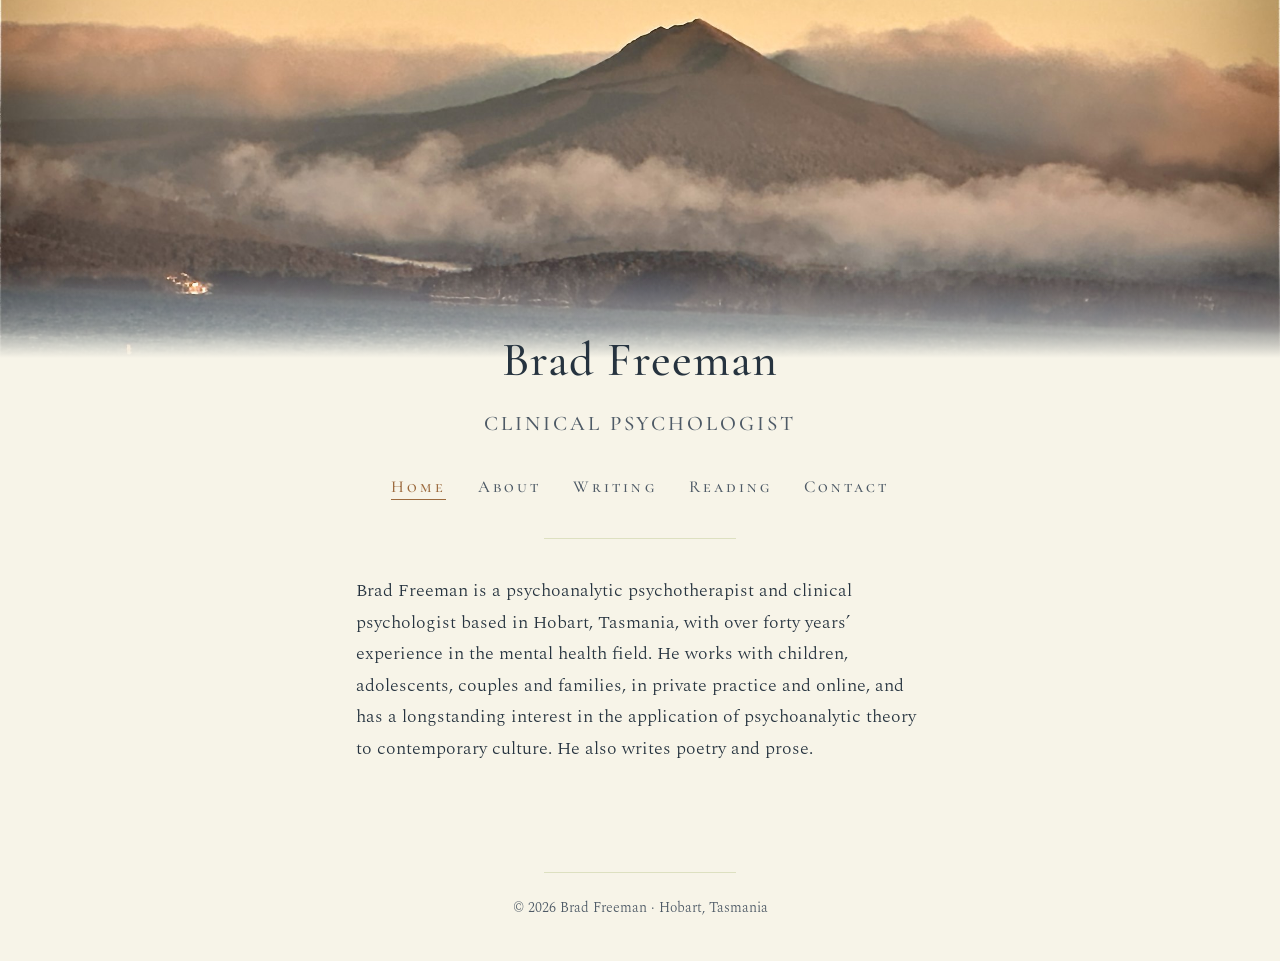
<file: index.html>
<!DOCTYPE html>
<html lang="en-AU">
<head>
  <meta charset="UTF-8">
  <meta name="viewport" content="width=device-width, initial-scale=1">
  <title>Brad Freeman — Clinical Psychologist, Hobart, Tasmania</title>
  <meta name="description" content="Brad Freeman is a psychoanalytic psychotherapist and clinical psychologist based in Hobart, Tasmania, working with children, adolescents, couples and families in private practice and online.">
  <meta property="og:title" content="Brad Freeman — Clinical Psychologist">
  <meta property="og:description" content="Psychoanalytic psychotherapist and clinical psychologist, Hobart, Tasmania. Private practice and telehealth.">
  <meta property="og:type" content="website">
  <link rel="preconnect" href="https://fonts.googleapis.com">
  <link rel="preconnect" href="https://fonts.gstatic.com" crossorigin>
  <link href="https://fonts.googleapis.com/css2?family=Cormorant+Garamond:wght@500;600&family=Spectral:ital,wght@0,300;0,400;1,300&display=swap" rel="stylesheet">
  <link rel="stylesheet" href="css/style.css">
</head>
<body>

  <div class="banner" role="img" aria-label="A coastal mountain at dawn, wrapped in low fog above dark water"></div>

  <header class="masthead">
    <h1>Brad Freeman</h1>
    <p class="descriptor">Clinical Psychologist</p>
    <nav aria-label="Main">
      <ul>
        <li><a href="index.html" aria-current="page">Home</a></li>
        <li><a href="about.html">About</a></li>
        <li><a href="writing.html">Writing</a></li>
        <li><a href="reading.html">Reading</a></li>
        <li><a href="contact.html">Contact</a></li>
      </ul>
    </nav>
  </header>

  <hr class="horizon">

  <main>
    <p>Brad Freeman is a psychoanalytic psychotherapist and clinical psychologist based in Hobart, Tasmania, with over forty years&rsquo; experience in the mental health field. He works with children, adolescents, couples and families, in private practice and online, and has a longstanding interest in the application of psychoanalytic theory to contemporary culture. He also writes poetry and prose.</p>
  </main>

  <footer>
    <hr class="horizon">
    <p>&copy; 2026 Brad Freeman &middot; Hobart, Tasmania</p>
  </footer>

</body>
</html>
</file>
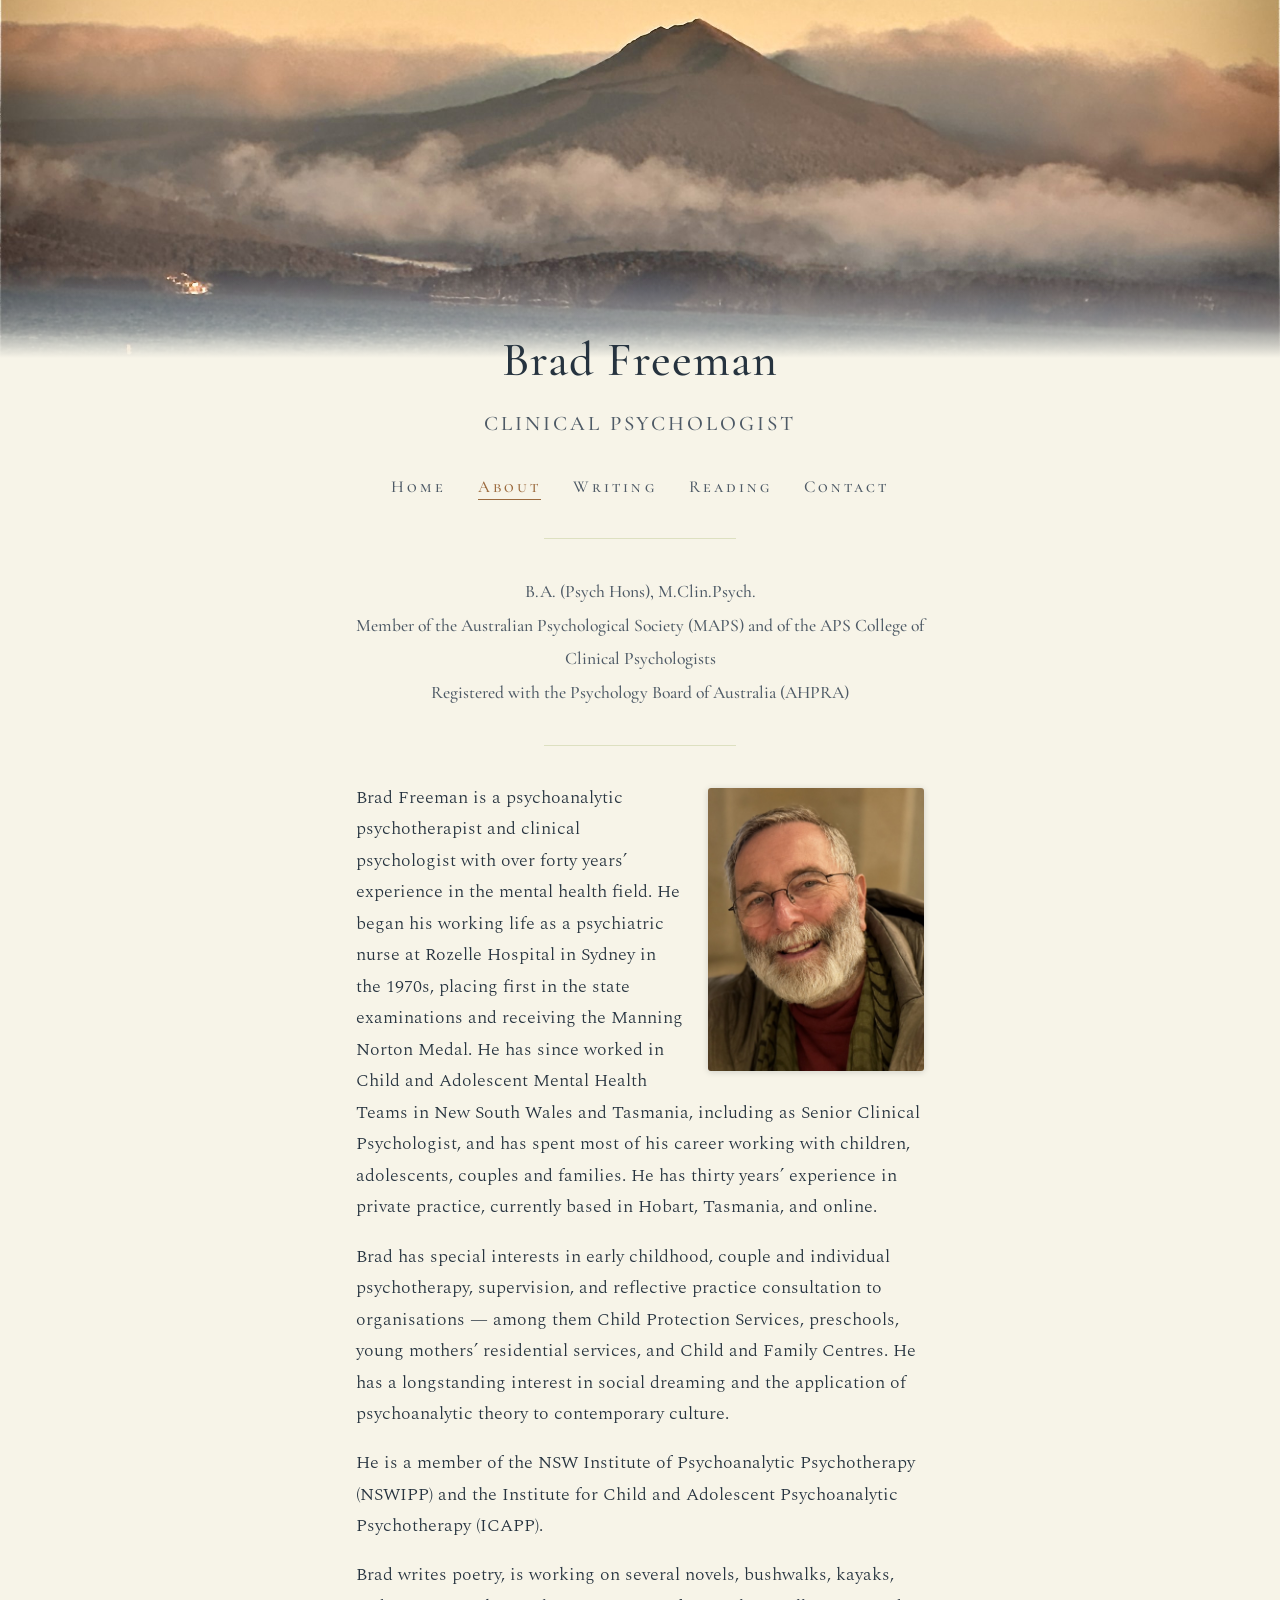
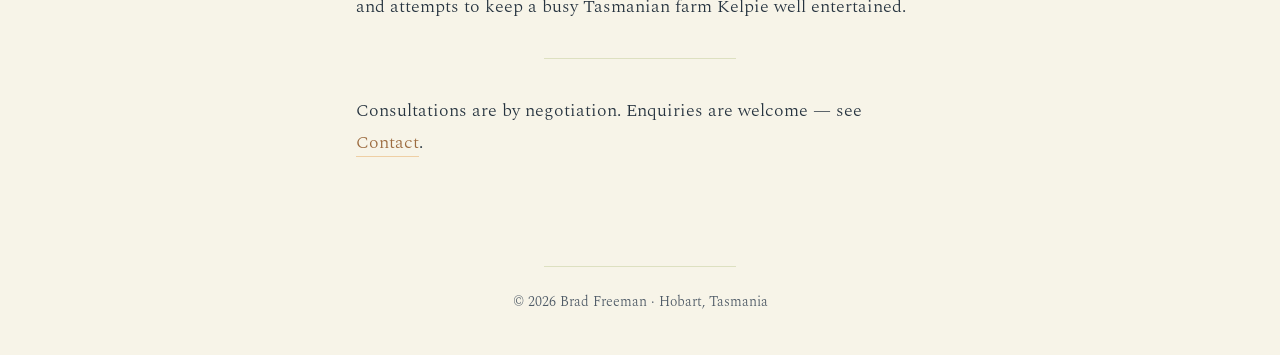
<file: about.html>
<!DOCTYPE html>
<html lang="en-AU">
<head>
  <meta charset="UTF-8">
  <meta name="viewport" content="width=device-width, initial-scale=1">
  <title>About — Brad Freeman, Clinical Psychologist</title>
  <meta name="description" content="About Brad Freeman: psychoanalytic psychotherapist and clinical psychologist with over forty years' experience, based in Hobart, Tasmania. Qualifications, memberships, and background.">
  <link rel="preconnect" href="https://fonts.googleapis.com">
  <link rel="preconnect" href="https://fonts.gstatic.com" crossorigin>
  <link href="https://fonts.googleapis.com/css2?family=Cormorant+Garamond:wght@500;600&family=Spectral:ital,wght@0,300;0,400;1,300&display=swap" rel="stylesheet">
  <link rel="stylesheet" href="css/style.css">
</head>
<body>

  <div class="banner" role="img" aria-label="A coastal mountain at dawn, wrapped in low fog above dark water"></div>

  <header class="masthead">
    <h1>Brad Freeman</h1>
    <p class="descriptor">Clinical Psychologist</p>
    <nav aria-label="Main">
      <ul>
        <li><a href="index.html">Home</a></li>
        <li><a href="about.html" aria-current="page">About</a></li>
        <li><a href="writing.html">Writing</a></li>
        <li><a href="reading.html">Reading</a></li>
        <li><a href="contact.html">Contact</a></li>
      </ul>
    </nav>
  </header>

  <hr class="horizon">

  <main>
    <p class="credentials">
      B.A. (Psych&nbsp;Hons), M.Clin.Psych.<br>
      Member of the Australian Psychological Society (MAPS) and of the APS College of Clinical Psychologists<br>
      Registered with the Psychology Board of Australia (AHPRA)
    </p>

    <hr class="horizon">

    <figure class="portrait">
      <img src="images/portrait.jpg" alt="Portrait of Brad Freeman" width="900" height="1180">
    </figure>

    <p>Brad Freeman is a psychoanalytic psychotherapist and clinical psychologist with over forty years&rsquo; experience in the mental health field. He began his working life as a psychiatric nurse at Rozelle Hospital in Sydney in the 1970s, placing first in the state examinations and receiving the Manning Norton Medal. He has since worked in Child and Adolescent Mental Health Teams in New South Wales and Tasmania, including as Senior Clinical Psychologist, and has spent most of his career working with children, adolescents, couples and families. He has thirty years&rsquo; experience in private practice, currently based in Hobart, Tasmania, and online.</p>

    <p>Brad has special interests in early childhood, couple and individual psychotherapy, supervision, and reflective practice consultation to organisations &mdash; among them Child Protection Services, preschools, young mothers&rsquo; residential services, and Child and Family Centres. He has a longstanding interest in social dreaming and the application of psychoanalytic theory to contemporary culture.</p>

    <p>He is a member of the NSW Institute of Psychoanalytic Psychotherapy (NSWIPP) and the Institute for Child and Adolescent Psychoanalytic Psychotherapy (ICAPP).</p>

    <p>Brad writes poetry, is working on several novels, bushwalks, kayaks, and attempts to keep a busy Tasmanian farm Kelpie well entertained.</p>

    <hr class="horizon">

    <p>Consultations are by negotiation. Enquiries are welcome &mdash; see <a href="contact.html">Contact</a>.</p>
  </main>

  <footer>
    <hr class="horizon">
    <p>&copy; 2026 Brad Freeman &middot; Hobart, Tasmania</p>
  </footer>

</body>
</html>
</file>
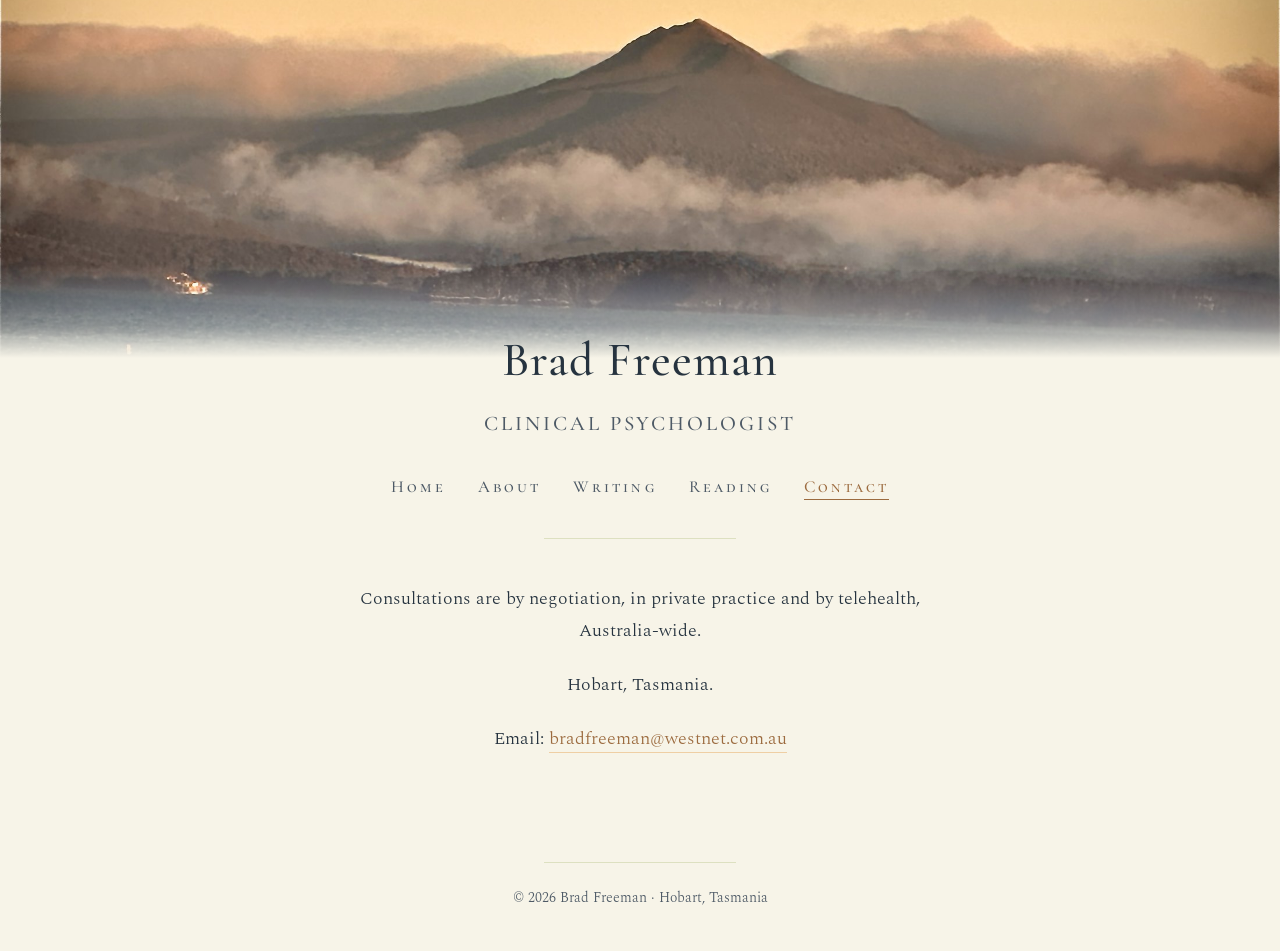
<file: contact.html>
<!DOCTYPE html>
<html lang="en-AU">
<head>
  <meta charset="UTF-8">
  <meta name="viewport" content="width=device-width, initial-scale=1">
  <title>Contact — Brad Freeman, Clinical Psychologist</title>
  <meta name="description" content="Contact Brad Freeman, psychoanalytic psychotherapist and clinical psychologist, Hobart, Tasmania. Consultations by negotiation, in private practice and by telehealth.">
  <link rel="preconnect" href="https://fonts.googleapis.com">
  <link rel="preconnect" href="https://fonts.gstatic.com" crossorigin>
  <link href="https://fonts.googleapis.com/css2?family=Cormorant+Garamond:wght@500;600&family=Spectral:ital,wght@0,300;0,400;1,300&display=swap" rel="stylesheet">
  <link rel="stylesheet" href="css/style.css">
</head>
<body>

  <div class="banner" role="img" aria-label="A coastal mountain at dawn, wrapped in low fog above dark water"></div>

  <header class="masthead">
    <h1>Brad Freeman</h1>
    <p class="descriptor">Clinical Psychologist</p>
    <nav aria-label="Main">
      <ul>
        <li><a href="index.html">Home</a></li>
        <li><a href="about.html">About</a></li>
        <li><a href="writing.html">Writing</a></li>
        <li><a href="reading.html">Reading</a></li>
        <li><a href="contact.html" aria-current="page">Contact</a></li>
      </ul>
    </nav>
  </header>

  <hr class="horizon">

  <main>
    <div class="contact-block">
      <p>Consultations are by negotiation, in private practice and by telehealth, Australia-wide.</p>
      <p>Hobart, Tasmania.</p>
      <p id="email-line">Email: <span id="email-here"><noscript>bradfreeman at westnet dot com dot au</noscript></span></p>
    </div>
  </main>

  <footer>
    <hr class="horizon">
    <p>&copy; 2026 Brad Freeman &middot; Hobart, Tasmania</p>
  </footer>

  <script>
    (function () {
      var u = 'bradfreeman';
      var d = 'westnet.com.au';
      var addr = u + '\u0040' + d;
      var a = document.createElement('a');
      a.href = 'mailto:' + addr;
      a.textContent = addr;
      document.getElementById('email-here').appendChild(a);
    })();
  </script>

</body>
</html>
</file>
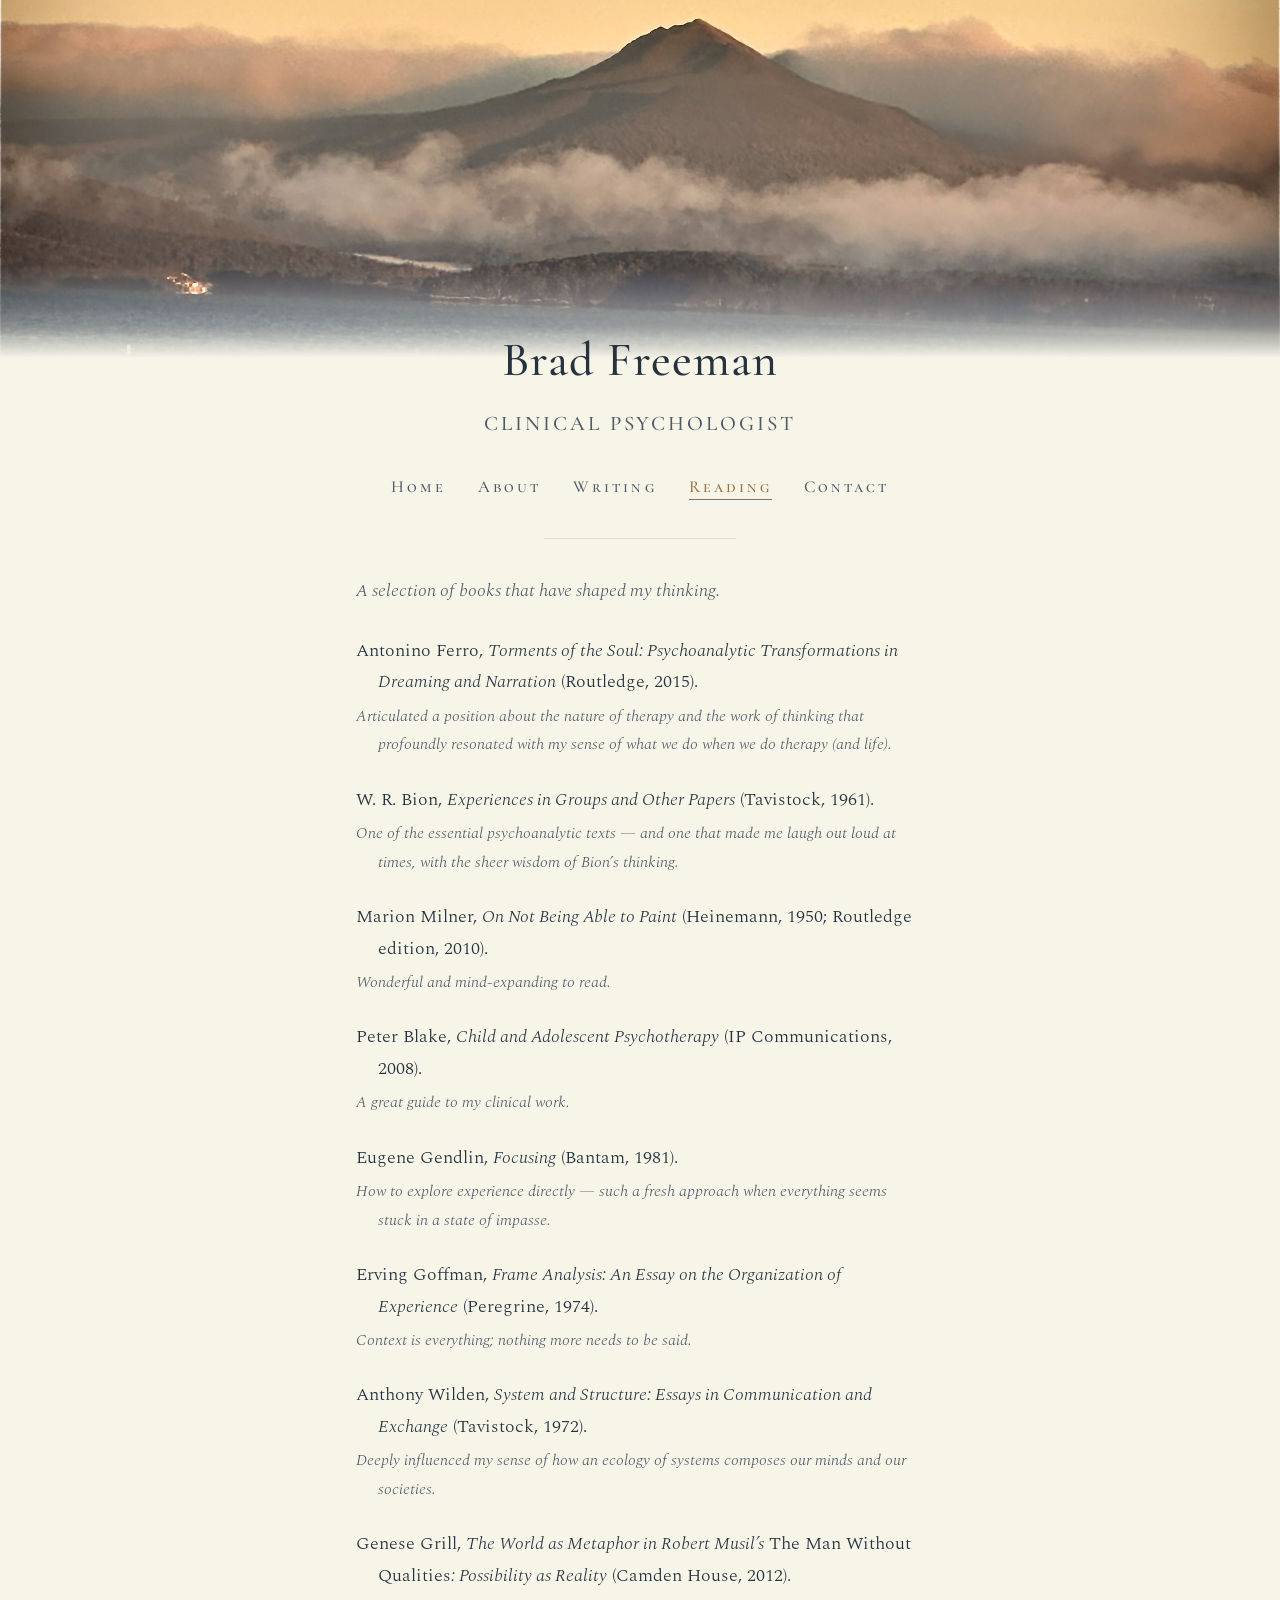
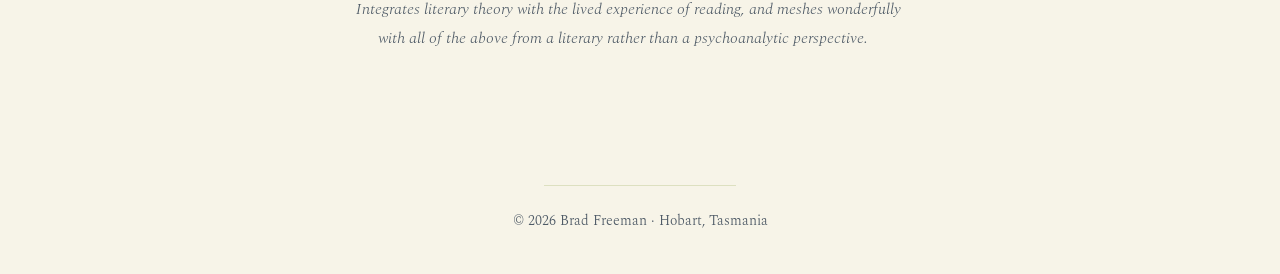
<file: reading.html>
<!DOCTYPE html>
<html lang="en-AU">
<head>
  <meta charset="UTF-8">
  <meta name="viewport" content="width=device-width, initial-scale=1">
  <title>Reading — Brad Freeman, Clinical Psychologist</title>
  <meta name="description" content="Selected books that have shaped Brad Freeman's thinking: Ferro, Bion, Milner, Gendlin, Goffman, Wilden — psychoanalysis, narrative, communication and creativity.">
  <link rel="preconnect" href="https://fonts.googleapis.com">
  <link rel="preconnect" href="https://fonts.gstatic.com" crossorigin>
  <link href="https://fonts.googleapis.com/css2?family=Cormorant+Garamond:wght@500;600&family=Spectral:ital,wght@0,300;0,400;1,300&display=swap" rel="stylesheet">
  <link rel="stylesheet" href="css/style.css">
</head>
<body>

  <div class="banner" role="img" aria-label="A coastal mountain at dawn, wrapped in low fog above dark water"></div>

  <header class="masthead">
    <h1>Brad Freeman</h1>
    <p class="descriptor">Clinical Psychologist</p>
    <nav aria-label="Main">
      <ul>
        <li><a href="index.html">Home</a></li>
        <li><a href="about.html">About</a></li>
        <li><a href="writing.html">Writing</a></li>
        <li><a href="reading.html" aria-current="page">Reading</a></li>
        <li><a href="contact.html">Contact</a></li>
      </ul>
    </nav>
  </header>

  <hr class="horizon">

  <main>
    <p class="reading-intro">A selection of books that have shaped my thinking.</p>

    <ul class="citations reading-list">
      <li>Antonino Ferro, <em>Torments of the Soul: Psychoanalytic Transformations in Dreaming and Narration</em> (Routledge, 2015).
        <span class="book-note">Articulated a position about the nature of therapy and the work of thinking that profoundly resonated with my sense of what we do when we do therapy (and life).</span></li>
      <li>W. R. Bion, <em>Experiences in Groups and Other Papers</em> (Tavistock, 1961).
        <span class="book-note">One of the essential psychoanalytic texts &mdash; and one that made me laugh out loud at times, with the sheer wisdom of Bion&rsquo;s thinking.</span></li>
      <li>Marion Milner, <em>On Not Being Able to Paint</em> (Heinemann, 1950; Routledge edition, 2010).
        <span class="book-note">Wonderful and mind-expanding to read.</span></li>
      <li>Peter Blake, <em>Child and Adolescent Psychotherapy</em> (IP Communications, 2008).
        <span class="book-note">A great guide to my clinical work.</span></li>
      <li>Eugene Gendlin, <em>Focusing</em> (Bantam, 1981).
        <span class="book-note">How to explore experience directly &mdash; such a fresh approach when everything seems stuck in a state of impasse.</span></li>
      <li>Erving Goffman, <em>Frame Analysis: An Essay on the Organization of Experience</em> (Peregrine, 1974).
        <span class="book-note">Context is everything; nothing more needs to be said.</span></li>
      <li>Anthony Wilden, <em>System and Structure: Essays in Communication and Exchange</em> (Tavistock, 1972).
        <span class="book-note">Deeply influenced my sense of how an ecology of systems composes our minds and our societies.</span></li>
      <li>Genese Grill, <em>The World as Metaphor in Robert Musil&rsquo;s</em> The Man Without Qualities<em>: Possibility as Reality</em> (Camden House, 2012).
        <span class="book-note">Integrates literary theory with the lived experience of reading, and meshes wonderfully with all of the above from a literary rather than a psychoanalytic perspective.</span></li>
    </ul>
  </main>

  <footer>
    <hr class="horizon">
    <p>&copy; 2026 Brad Freeman &middot; Hobart, Tasmania</p>
  </footer>

</body>
</html>
</file>
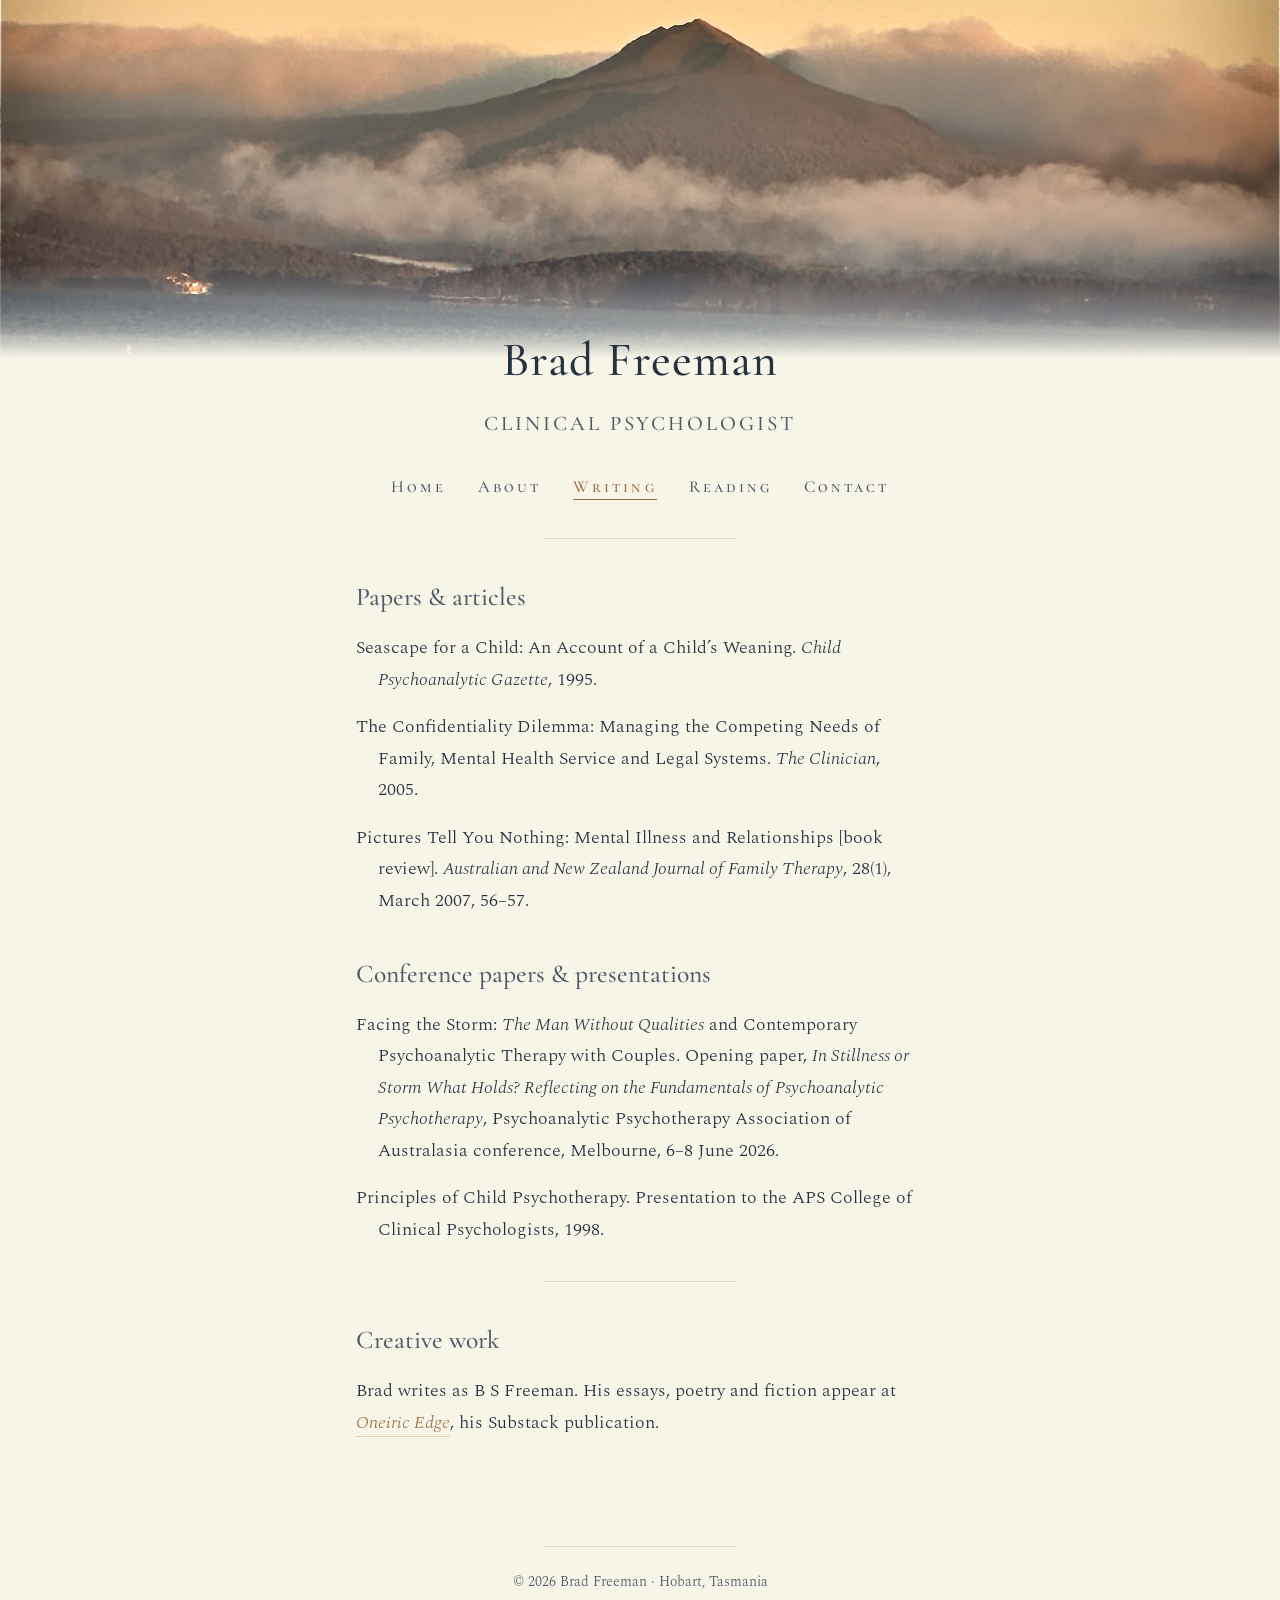
<file: writing.html>
<!DOCTYPE html>
<html lang="en-AU">
<head>
  <meta charset="UTF-8">
  <meta name="viewport" content="width=device-width, initial-scale=1">
  <title>Writing — Brad Freeman, Clinical Psychologist</title>
  <meta name="description" content="Publications, conference papers and creative work by Brad Freeman, psychoanalytic psychotherapist and clinical psychologist. Creative writing as B S Freeman at Oneiric Edge.">
  <link rel="preconnect" href="https://fonts.googleapis.com">
  <link rel="preconnect" href="https://fonts.gstatic.com" crossorigin>
  <link href="https://fonts.googleapis.com/css2?family=Cormorant+Garamond:wght@500;600&family=Spectral:ital,wght@0,300;0,400;1,300&display=swap" rel="stylesheet">
  <link rel="stylesheet" href="css/style.css">
</head>
<body>

  <div class="banner" role="img" aria-label="A coastal mountain at dawn, wrapped in low fog above dark water"></div>

  <header class="masthead">
    <h1>Brad Freeman</h1>
    <p class="descriptor">Clinical Psychologist</p>
    <nav aria-label="Main">
      <ul>
        <li><a href="index.html">Home</a></li>
        <li><a href="about.html">About</a></li>
        <li><a href="writing.html" aria-current="page">Writing</a></li>
        <li><a href="reading.html">Reading</a></li>
        <li><a href="contact.html">Contact</a></li>
      </ul>
    </nav>
  </header>

  <hr class="horizon">

  <main>
    <h2>Papers &amp; articles</h2>
    <ul class="citations">
      <li>Seascape for a Child: An Account of a Child&rsquo;s Weaning. <em>Child Psychoanalytic Gazette</em>, 1995.</li>
      <li>The Confidentiality Dilemma: Managing the Competing Needs of Family, Mental Health Service and Legal Systems. <em>The Clinician</em>, 2005.</li>
      <li>Pictures Tell You Nothing: Mental Illness and Relationships [book review]. <em>Australian and New Zealand Journal of Family Therapy</em>, 28(1), March 2007, 56&ndash;57.</li>
    </ul>

    <h2>Conference papers &amp; presentations</h2>
    <ul class="citations">
      <li>Facing the Storm: <em>The Man Without Qualities</em> and Contemporary Psychoanalytic Therapy with Couples. Opening paper, <em>In Stillness or Storm What Holds? Reflecting on the Fundamentals of Psychoanalytic Psychotherapy</em>, Psychoanalytic Psychotherapy Association of Australasia conference, Melbourne, 6&ndash;8 June 2026.</li>
      <li>Principles of Child Psychotherapy. Presentation to the APS College of Clinical Psychologists, 1998.</li>
    </ul>

    <hr class="horizon">

    <h2>Creative work</h2>
    <p>Brad writes as B&nbsp;S&nbsp;Freeman. His essays, poetry and fiction appear at <a href="https://brad787.substack.com/" target="_blank" rel="noopener"><em>Oneiric Edge</em></a>, his Substack publication.</p>
  </main>

  <footer>
    <hr class="horizon">
    <p>&copy; 2026 Brad Freeman &middot; Hobart, Tasmania</p>
  </footer>

</body>
</html>
</file>
<file: css/style.css>
/* Brad Freeman — site stylesheet
   Palette drawn from coastal photograph:
   paper #F7F4E8 · deep water #26333F · sea slate #4E5A66
   fog amber #9C6B3F · dawn sky #DDE0C0 · morning fog #EFCFA4 */

:root {
  --paper: #F7F4E8;
  --ink: #26333F;
  --slate: #4E5A66;
  --amber: #9C6B3F;
  --sky: #DDE0C0;
  --fog: #EFCFA4;
}

* { margin: 0; padding: 0; box-sizing: border-box; }

html { font-size: 100%; }

body {
  background: var(--paper);
  color: var(--ink);
  font-family: 'Spectral', Georgia, serif;
  font-weight: 300;
  font-size: 1.125rem;
  line-height: 1.75;
}

/* ---------- Banner ---------- */

.banner {
  position: relative;
  height: 28vw;
  min-height: 240px;
  max-height: 600px;
  background-image: url('../images/coast.jpg');
  background-size: cover;
  background-position: center 45%;
}

.banner::after {
  content: '';
  position: absolute;
  inset: 0;
  background: linear-gradient(
    to bottom,
    rgba(247, 244, 232, 0) 74%,
    rgba(247, 244, 232, 0.5) 91%,
    var(--paper) 100%
  );
}

/* ---------- Masthead ---------- */

.masthead {
  text-align: center;
  padding: 0.75rem 1.25rem 0;
  margin-top: -3.25rem;
  position: relative;
  z-index: 2;
}

.masthead h1 {
  font-family: 'Cormorant Garamond', Georgia, serif;
  font-weight: 500;
  font-size: clamp(2.1rem, 5vw, 3rem);
  letter-spacing: 0.02em;
  color: var(--ink);
}

.masthead .descriptor {
  font-family: 'Cormorant Garamond', Georgia, serif;
  font-size: clamp(1.05rem, 2.5vw, 1.3rem);
  font-weight: 500;
  letter-spacing: 0.14em;
  text-transform: uppercase;
  color: var(--slate);
  margin-top: 0.25rem;
}

/* ---------- Navigation ---------- */

nav {
  margin: 1.75rem auto 0;
  text-align: center;
}

nav ul {
  list-style: none;
  display: flex;
  flex-wrap: wrap;
  justify-content: center;
  gap: 0.4rem 2rem;
}

nav a {
  font-family: 'Cormorant Garamond', Georgia, serif;
  font-variant: small-caps;
  letter-spacing: 0.18em;
  font-size: 1.05rem;
  font-weight: 500;
  text-decoration: none;
  color: var(--slate);
  padding-bottom: 2px;
  border-bottom: 1px solid transparent;
  transition: color 0.2s, border-color 0.2s;
}

nav a:hover,
nav a:focus-visible {
  color: var(--amber);
  border-bottom-color: var(--fog);
}

nav a[aria-current="page"] {
  color: var(--amber);
  border-bottom-color: var(--amber);
}

/* ---------- Horizon rule ---------- */

.horizon {
  border: none;
  height: 1px;
  background: var(--sky);
  max-width: 12rem;
  margin: 2.25rem auto;
}

/* ---------- Main content ---------- */

main {
  max-width: 38rem;
  margin: 0 auto;
  padding: 0 1.25rem 3rem;
}

main p + p { margin-top: 1.1rem; }

main a {
  color: var(--amber);
  text-decoration: none;
  border-bottom: 1px solid var(--fog);
  transition: border-color 0.2s;
}

main a:hover,
main a:focus-visible { border-bottom-color: var(--amber); }

h2 {
  font-family: 'Cormorant Garamond', Georgia, serif;
  font-weight: 500;
  font-size: 1.6rem;
  color: var(--slate);
  margin: 2.25rem 0 0.75rem;
}

/* ---------- Credentials block (About) ---------- */

.credentials {
  font-family: 'Cormorant Garamond', Georgia, serif;
  font-size: 1.1rem;
  font-weight: 500;
  text-align: center;
  color: var(--slate);
  line-height: 1.9;
}

/* ---------- Citations (Writing) ---------- */

.citations {
  list-style: none;
}

.citations li {
  margin-bottom: 1rem;
  padding-left: 1.4rem;
  text-indent: -1.4rem;
}

.note {
  font-style: italic;
  font-size: 1rem;
  color: var(--slate);
  margin-top: 1.75rem;
}

/* ---------- Portrait (About) ---------- */

.portrait {
  float: right;
  width: 38%;
  max-width: 240px;
  margin: 0.35rem 0 0.75rem 1.5rem;
}

.portrait img {
  width: 100%;
  height: auto;
  display: block;
  border-radius: 3px;
  box-shadow: 0 1px 6px rgba(38, 51, 63, 0.18);
}

@media (max-width: 600px) {
  .portrait {
    float: none;
    width: 60%;
    margin: 0 auto 1.25rem;
  }
}

/* ---------- Reading page ---------- */

.reading-intro {
  font-style: italic;
  color: var(--slate);
  margin-bottom: 1.75rem;
}

.reading-list li { margin-bottom: 1.5rem; }

.book-note {
  display: block;
  font-style: italic;
  font-size: 1.02rem;
  color: var(--slate);
  margin-top: 0.3rem;
}

/* ---------- Contact page ---------- */

.contact-block {
  text-align: center;
  padding-top: 0.5rem;
}

.contact-block p + p { margin-top: 1.4rem; }

/* ---------- Footer ---------- */

footer {
  text-align: center;
  font-size: 0.85rem;
  color: var(--slate);
  padding: 1.5rem 1.25rem 2.5rem;
}

footer .horizon { margin-bottom: 1.5rem; }

/* ---------- Small screens ---------- */

@media (max-width: 600px) {
  body { font-size: 1.0625rem; }
  .banner { height: 30vh; min-height: 190px; }
  .masthead { margin-top: -2.25rem; }
  nav ul { gap: 0.3rem 1.25rem; }
}

@media (prefers-reduced-motion: reduce) {
  * { transition: none !important; }
}
</file>
